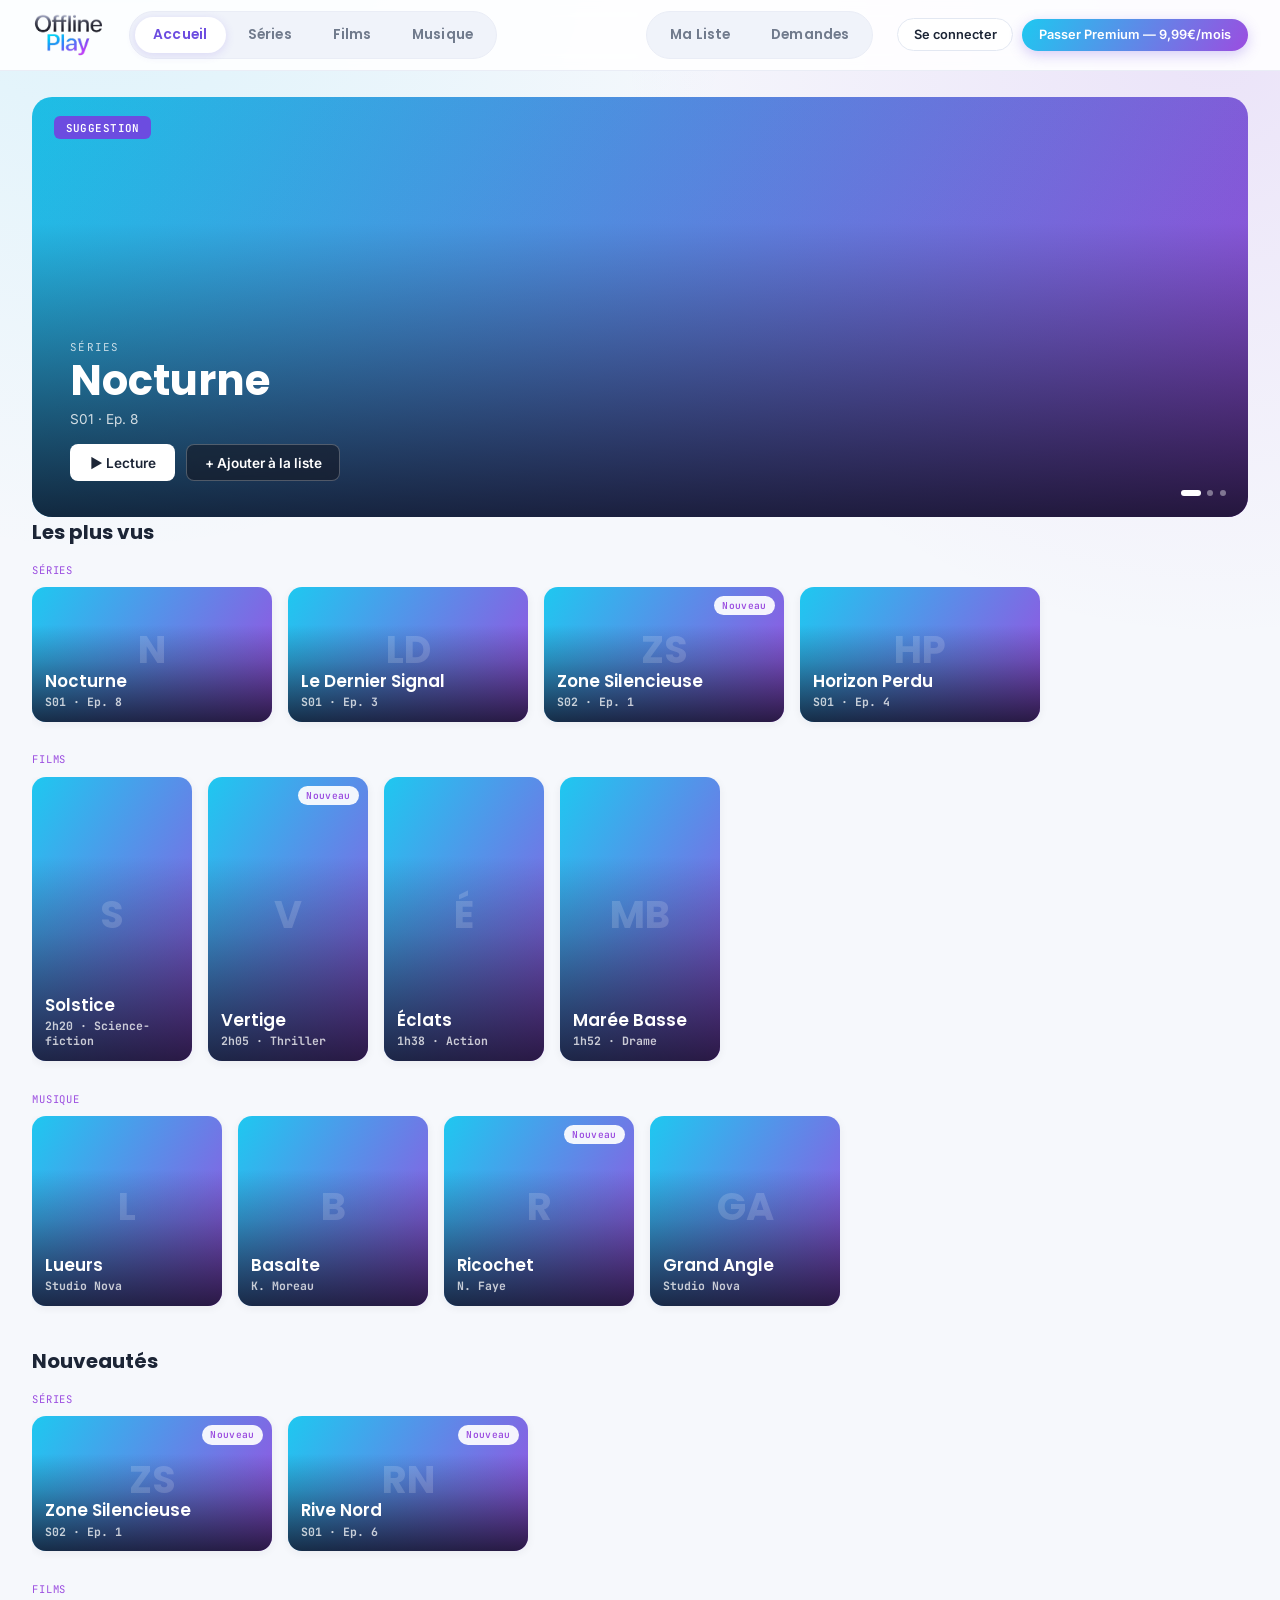
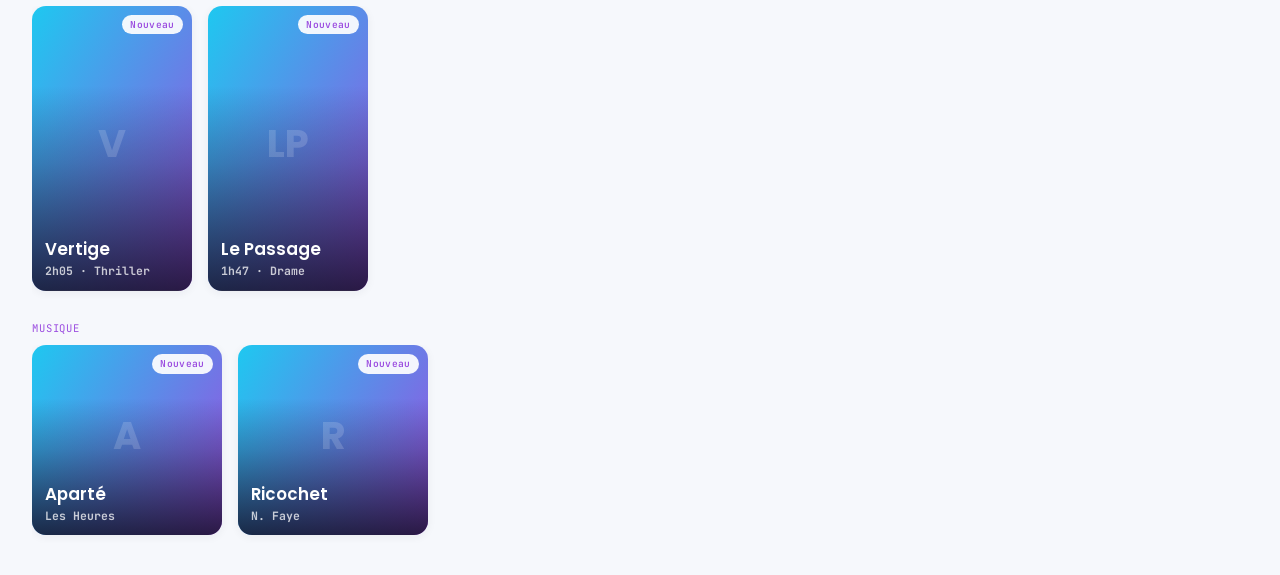
<file: index.html>
<!DOCTYPE html>
<html lang="fr">
<head>
<meta charset="UTF-8">
<meta name="viewport" content="width=device-width, initial-scale=1.0, viewport-fit=cover">
<title>OfflinePlay</title>
<meta name="theme-color" content="#F6F8FC">
<link rel="manifest" href="manifest.json">
<link rel="preconnect" href="https://fonts.googleapis.com">
<link href="https://fonts.googleapis.com/css2?family=Poppins:wght@500;600;700&family=Inter:wght@400;500;600&family=JetBrains+Mono:wght@400;500&display=swap" rel="stylesheet">
<style>
:root{
  --bg:#F6F8FC;
  --surface:#FFFFFF;
  --surface-2:#F0F3FA;
  --line:#E3E8F2;
  --line-soft:#EAEDF6;
  --text:#1C2536;
  --muted:#707A8C;
  --cyan:#1EC8F0;
  --purple:#9B4DE0;
  --accent:#6C4CE0;
  --accent-soft:#EFEBFC;
  --premium:#F0A93B;
  --premium-soft:#FEF3E0;
  --success:#2AA876;
  --error-soft:#FEECEC;
  --error-border:#F5B8B8;
  --error-text:#C43D3D;
  --hero-bg:linear-gradient(120deg, #EAF7FD 0%, #F3EEFC 100%);
  --radius:14px;
  --gradient:linear-gradient(120deg, var(--cyan), var(--purple));
  --font-display:'Poppins',sans-serif;
  --font-body:'Inter',sans-serif;
  --font-mono:'JetBrains Mono',monospace;
}

[data-theme="dark"]{
  --bg:#10141F;
  --surface:#171C2A;
  --surface-2:#1E2436;
  --line:#2A3145;
  --line-soft:#232939;
  --text:#EDF0F6;
  --muted:#8892A6;
  --accent-soft:#241E3D;
  --premium-soft:#332415;
  --error-soft:#3A1F1F;
  --error-border:#5C2C2C;
  --error-text:#F08080;
  --hero-bg:linear-gradient(120deg, #16233A 0%, #221A38 100%);
}

*{box-sizing:border-box; margin:0; padding:0;}
html,body{min-height:100%;}
body{
  background:var(--bg);
  color:var(--text);
  font-family:var(--font-body);
  min-height:100vh;
  -webkit-font-smoothing:antialiased;
  transition:background-color .25s ease, color .25s ease;
}
.bg-decor{
  position:fixed; inset:0; z-index:-1; pointer-events:none;
  background:
    radial-gradient(circle at 8% -10%, rgba(30,200,240,.12) 0%, transparent 42%),
    radial-gradient(circle at 95% 5%, rgba(155,77,224,.12) 0%, transparent 40%),
    var(--bg);
}
.hidden{display:none !important;}

/* Écran de démarrage */
.splash-screen{
  position:fixed; inset:0; z-index:9999; background:var(--bg);
  display:flex; align-items:center; justify-content:center;
  transition:opacity .6s ease, visibility .6s ease;
}
.splash-screen.hide{opacity:0; visibility:hidden; pointer-events:none;}
.splash-logo{
  width:200px; max-width:60vw; opacity:0;
  animation:splashIn 1.1s cubic-bezier(.2,.8,.2,1) forwards;
  filter:drop-shadow(0 10px 30px rgba(108,76,224,.25));
}
@keyframes splashIn{
  0%{opacity:0; transform:scale(.82) translateY(6px);}
  55%{opacity:1; transform:scale(1.05) translateY(0);}
  100%{opacity:1; transform:scale(1) translateY(0);}
}

/* Offline banner */
.offline-banner{
  position:fixed; top:0; left:0; right:0; z-index:200;
  background:var(--surface-2); border-bottom:1px solid var(--line);
  color:var(--muted); font-family:var(--font-mono); font-size:.72rem;
  text-align:center; padding:.5rem; letter-spacing:.03em;
}
.offline-banner .dot{
  display:inline-block; width:6px; height:6px; border-radius:50%;
  background:var(--accent); margin-right:.5rem;
}

/* Topbar */
.topbar{
  display:flex; align-items:center; justify-content:space-between;
  padding:.7rem 2rem; border-bottom:1px solid var(--line-soft);
  position:sticky; top:0; z-index:100;
  background:rgba(255,255,255,.88); backdrop-filter:blur(10px);
}
.brand{display:flex; align-items:center;}
.brand-logo{height:46px; width:auto; display:block;}

.nav-wrap{display:flex; align-items:center; gap:1rem; flex:1; margin:0 1.5rem;}
.tabs-secondary{margin-left:auto;}

.tabs{display:flex; gap:.25rem; background:var(--surface-2); padding:.3rem; border-radius:999px; border:1px solid var(--line-soft);}
.tab{
  background:transparent; border:none; color:var(--muted);
  font-family:var(--font-display); font-weight:600; font-size:.86rem; letter-spacing:.01em;
  padding:.5rem 1.15rem; border-radius:999px; cursor:pointer;
  transition:.2s;
}
.tab:hover{color:var(--text);}
.tab.active{background:var(--surface); color:var(--accent); box-shadow:0 2px 10px rgba(108,76,224,.16);}

.account{display:flex; align-items:center; gap:.6rem;}
.account-pill{
  font-family:var(--font-body); font-weight:600; font-size:.8rem;
  background:var(--surface); border:1px solid var(--line); color:var(--text);
  padding:.5rem .95rem; border-radius:999px; cursor:pointer; transition:.2s;
}
.account-pill:hover{border-color:var(--accent);}
.account-pill.active{color:var(--accent); border-color:var(--accent); background:var(--accent-soft);}

.sub-pill{
  font-family:var(--font-body); font-weight:600; font-size:.8rem;
  background:var(--gradient); border:none; color:#fff;
  padding:.55rem 1.05rem; border-radius:999px; cursor:pointer; transition:.2s;
  box-shadow:0 4px 14px rgba(108,76,224,.28);
}
.sub-pill:hover{filter:brightness(1.06); box-shadow:0 6px 18px rgba(108,76,224,.36);}
.sub-pill.active{background:var(--success); box-shadow:none;}

/* Search bar */
.search-wrap{padding:1.1rem 2rem 0;}
.search-wrap input{
  width:100%; max-width:420px; background:var(--surface); border:1px solid var(--line);
  border-radius:10px; padding:.68rem 1rem; color:var(--text); font-family:var(--font-body);
  font-size:.87rem; outline:none; transition:.2s;
}
.search-wrap input:focus{border-color:var(--accent);}
.search-wrap input::placeholder{color:var(--muted);}

/* Hero — bandeau plein format façon référence */
.hero{
  margin:1.6rem 2rem 0; border-radius:20px;
  position:relative; overflow:hidden;
  height:420px;
}

/* Carrousel plein format */
.suggestion-carousel{position:absolute; inset:0;}
.suggestion-track{display:flex; height:100%; transition:transform .6s cubic-bezier(.65,0,.35,1);}
.suggestion-item{
  flex:0 0 100%; max-width:100%; height:100%; position:relative; overflow:hidden;
  background:var(--gradient); cursor:pointer;
  background-size:cover; background-position:center; background-repeat:no-repeat;
  display:flex; flex-direction:column; justify-content:flex-end;
  padding:2.2rem 2.4rem;
}
.suggestion-item::before{
  content:''; position:absolute; inset:0;
  background:linear-gradient(to top, rgba(10,10,25,.82) 0%, rgba(10,10,25,.35) 42%, rgba(10,10,25,.05) 70%);
}
.suggestion-item .sg-badge{
  position:absolute; top:1.2rem; left:1.4rem; z-index:2;
  font-family:var(--font-mono); font-size:.68rem; font-weight:600; letter-spacing:.04em; text-transform:uppercase;
  background:var(--accent); color:#fff; padding:.3rem .7rem; border-radius:6px;
}
.suggestion-item .sg-cat{position:relative; z-index:1; font-family:var(--font-mono); font-size:.68rem; color:rgba(255,255,255,.75); text-transform:uppercase; letter-spacing:.1em;}
.suggestion-item .sg-title{position:relative; z-index:1; font-family:var(--font-display); font-weight:700; font-size:2.6rem; line-height:1.1; color:#fff; margin-top:.3rem;}
.suggestion-item .sg-sub{position:relative; z-index:1; font-size:.85rem; color:rgba(255,255,255,.8); margin-top:.4rem;}
.suggestion-item .sg-actions{position:relative; z-index:1; display:flex; gap:.7rem; margin-top:1.1rem;}
.sg-add-btn{
  display:flex; align-items:center; gap:.5rem; background:rgba(20,20,30,.55); border:1px solid rgba(255,255,255,.25);
  color:#fff; font-family:var(--font-body); font-weight:600; font-size:.85rem; padding:.6rem 1.1rem; border-radius:8px;
  cursor:pointer; backdrop-filter:blur(6px); transition:.2s;
}
.sg-add-btn:hover{background:rgba(20,20,30,.75);}
.sg-add-btn.active{background:var(--gradient); border-color:transparent;}
.sg-play-btn{
  display:flex; align-items:center; gap:.5rem; background:var(--surface); border:none;
  color:var(--text); font-family:var(--font-body); font-weight:600; font-size:.85rem; padding:.6rem 1.2rem; border-radius:8px; cursor:pointer;
}

.suggestion-dots{display:flex; gap:.4rem; position:absolute; z-index:2; right:1.4rem; bottom:1.3rem;}
.suggestion-dots .dot{
  width:6px; height:6px; border-radius:50%; background:rgba(255,255,255,.4); border:none; cursor:pointer; transition:.2s;
}
.suggestion-dots .dot.active{background:#fff; width:20px; border-radius:4px;}

@media (max-width:720px){
  .hero{height:340px; margin:1.2rem;}
  .suggestion-item{padding:1.4rem 1.3rem;}
  .suggestion-item .sg-title{font-size:1.8rem;}
}

/* Rails */
.rail-block{padding:2rem;}
.rail-head{display:flex; justify-content:space-between; align-items:baseline; margin-bottom:1.1rem;}
.rail-head h2{font-family:var(--font-display); font-size:1.25rem; font-weight:700; color:var(--text);}
.rail-sub{font-family:var(--font-mono); font-size:.7rem; color:var(--muted);}

.accueil-section{padding:0 2rem; margin-bottom:2rem;}
.accueil-section .rail-head{margin-bottom:1rem;}
.sub-rail{margin-bottom:1.4rem;}
.sub-rail-label{font-family:var(--font-mono); font-size:.66rem; color:var(--purple); text-transform:uppercase; letter-spacing:.08em; margin-bottom:.65rem; display:block;}
.hrail{display:flex; gap:1rem; overflow-x:auto; padding-bottom:.5rem; scrollbar-width:thin;}
.hrail .card{flex:0 0 auto; width:190px;}
.hrail .card[data-cat="series"]{width:240px;}
.hrail .card[data-cat="films"]{width:160px;}
.hrail .card[data-cat="musique"]{width:190px;}

/* Grille catalogue */
.grid{display:grid; gap:1.2rem; grid-template-columns:repeat(auto-fill, minmax(210px,1fr));}
.grid.aspect-916{grid-template-columns:repeat(auto-fill, minmax(160px,1fr));}
.grid.aspect-11{grid-template-columns:repeat(auto-fill, minmax(180px,1fr));}

/* Cartes — dégradé joyeux + texte incrusté */
.card{
  border-radius:14px; overflow:hidden; cursor:pointer; position:relative;
  transition:transform .25s ease, box-shadow .25s ease;
  box-shadow:0 2px 10px rgba(28,37,54,.06);
}
.card:hover{transform:translateY(-5px); box-shadow:0 16px 32px rgba(108,76,224,.22);}
.card-art{
  width:100%; position:relative; overflow:hidden;
  display:flex; align-items:flex-end; padding:.8rem;
  background:var(--gradient);
  background-size:cover; background-position:center; background-repeat:no-repeat;
  font-family:var(--font-display); font-weight:700; font-size:2.4rem; color:rgba(255,255,255,.16);
}
.card[data-cat="series"] .card-art{aspect-ratio:16/9;}
.card[data-cat="films"] .card-art{aspect-ratio:9/16;}
.card[data-cat="musique"] .card-art{aspect-ratio:1/1;}
.card-art::before{
  content:''; position:absolute; inset:0;
  background:linear-gradient(to top, rgba(10,10,25,.78) 0%, rgba(10,10,25,.25) 45%, transparent 72%);
}
.card-art .card-glyph{position:absolute; top:50%; left:50%; transform:translate(-50%,-58%); z-index:0;}
.card-text{position:relative; z-index:1;}
.card-title{font-family:var(--font-display); font-size:1.05rem; font-weight:600; line-height:1.15; color:#fff;}
.card-sub{font-size:.72rem; color:rgba(255,255,255,.75); margin-top:.2rem; font-family:var(--font-mono);}

.card-badge{
  position:absolute; top:.55rem; right:.55rem; z-index:2; font-family:var(--font-mono);
  font-size:.6rem; background:rgba(255,255,255,.92); border:none;
  color:var(--premium); padding:.2rem .55rem; border-radius:999px; letter-spacing:.03em; font-weight:600;
}
.card-badge.new{color:var(--purple);}
.card-badge.offline{left:.55rem; right:auto; color:var(--success);}
.card-remove{
  position:absolute; top:.55rem; right:.55rem; z-index:3; width:26px; height:26px; border-radius:50%;
  background:rgba(10,10,25,.6); border:1px solid rgba(255,255,255,.3); color:#fff; cursor:pointer; font-size:.8rem;
  display:flex; align-items:center; justify-content:center; transition:.2s;
}
.card-remove:hover{background:rgba(220,50,50,.85); border-color:transparent;}

/* Boutons génériques (modales) */
.ctrl-btn{
  background:var(--surface-2); border:1px solid var(--line); color:var(--text);
  padding:.6rem 1rem; border-radius:8px; cursor:pointer; font-size:.85rem; font-family:var(--font-body); font-weight:500;
}
.ctrl-btn.primary{background:var(--gradient); color:#fff; border:none; font-weight:600;}
.ctrl-btn.primary:hover{filter:brightness(1.05);}

/* Page de détail (fiche film / série / musique) */
.player{position:fixed; inset:0; z-index:300; background:var(--bg); overflow:hidden;}
.detail-scroll{height:100%; overflow-y:auto; position:relative;}
.detail-close{
  position:fixed; top:1.1rem; right:1.4rem; z-index:20;
  background:var(--surface); border:1px solid var(--line); color:var(--text);
  width:38px; height:38px; border-radius:50%; cursor:pointer; font-size:1rem;
  box-shadow:0 4px 14px rgba(28,37,54,.12);
}

.detail-hero{display:flex; gap:2rem; padding:2.2rem 2.4rem 1.6rem; align-items:flex-start;}
.detail-poster{
  flex:0 0 auto; border-radius:16px; overflow:hidden; position:relative;
  background:var(--gradient);
  background-size:cover; background-position:center; background-repeat:no-repeat;
  display:flex; align-items:center; justify-content:center;
  font-family:var(--font-display); font-weight:700; font-size:3rem; color:rgba(255,255,255,.22);
  box-shadow:0 20px 44px rgba(108,76,224,.28);
}
.detail-poster.ratio-series{width:420px; aspect-ratio:16/9;}
.detail-poster.ratio-films{width:270px; aspect-ratio:9/16;}
.detail-poster.ratio-musique{width:280px; aspect-ratio:1/1;}

.detail-info{flex:1; min-width:280px; padding-top:.3rem;}
.detail-title{font-family:var(--font-display); font-size:2.2rem; font-weight:700; letter-spacing:.01em; line-height:1.15; color:var(--text);}
.detail-badges{display:flex; flex-wrap:wrap; gap:.5rem; margin:.9rem 0 .6rem;}
.badge-pill{
  font-family:var(--font-mono); font-size:.68rem; letter-spacing:.03em; padding:.3rem .65rem; border-radius:999px;
  border:1px solid var(--line); color:var(--muted); background:var(--surface);
}
.badge-pill.rating{background:var(--accent-soft); border-color:transparent; color:var(--accent);}
.badge-pill.license{background:var(--premium-soft); border-color:transparent; color:var(--premium);}
.detail-meta-row{display:flex; flex-wrap:wrap; gap:.5rem; align-items:center; margin-bottom:.9rem; color:var(--muted); font-size:.85rem;}
.detail-meta-row .tag-outline{border:1px solid var(--line); border-radius:999px; padding:.15rem .55rem; font-size:.75rem;}
.detail-desc{color:var(--text); opacity:.75; font-size:.94rem; line-height:1.6; max-width:640px; margin-bottom:1.3rem;}

.detail-actions{display:flex; flex-wrap:wrap; gap:.7rem; align-items:center;}
.btn-play{
  display:flex; align-items:center; gap:.5rem; background:var(--gradient); color:#fff; border:none;
  font-family:var(--font-body); font-weight:600; font-size:.9rem; padding:.7rem 1.4rem; border-radius:999px; cursor:pointer;
  transition:.2s; box-shadow:0 6px 16px rgba(108,76,224,.3);
}
.btn-play:hover{filter:brightness(1.05);}
.btn-secondary{
  display:flex; align-items:center; gap:.5rem; background:var(--surface); border:1px solid var(--line);
  color:var(--text); font-family:var(--font-body); font-weight:500; font-size:.85rem; padding:.68rem 1.1rem; border-radius:999px; cursor:pointer; transition:.2s;
}
.btn-secondary:hover{border-color:var(--accent);}
.btn-secondary.active{color:var(--accent); border-color:var(--accent); background:var(--accent-soft);}
.reaction-btn{
  display:flex; align-items:center; gap:.4rem; background:var(--surface); border:1px solid var(--line);
  color:var(--muted); font-family:var(--font-mono); font-size:.82rem; padding:.6rem .9rem; border-radius:999px; cursor:pointer;
}
.reaction-btn.liked{color:var(--purple); border-color:var(--purple); background:var(--accent-soft);}
.premium-hint{margin-top:.9rem; font-size:.8rem; color:var(--premium); font-family:var(--font-mono); max-width:520px;}

.inline-player{display:none; align-items:center; gap:.8rem; margin-top:1rem; max-width:520px;}
.inline-player.active{display:flex;}

/* Page paramètres du compte */
.account-view-body{max-width:760px; margin:0 auto; padding:5rem 1.5rem 2rem;}
.settings-shell{display:flex; gap:2rem; align-items:flex-start;}
.settings-tabs{
  display:flex; flex-direction:column; gap:.2rem; flex:0 0 200px;
  background:var(--surface); padding:.6rem; border-radius:16px; border:1px solid var(--line-soft);
}
.stab{
  background:transparent; border:none; color:var(--muted); font-family:var(--font-body); font-weight:600;
  font-size:.85rem; padding:.65rem .9rem; border-radius:10px; cursor:pointer; transition:.2s; text-align:left; width:100%;
}
.stab:hover{color:var(--text); background:var(--surface-2);}
.stab.active{background:var(--accent-soft); color:var(--accent);}
.settings-body{flex:1; min-width:0;}

.account-card{background:var(--surface); border:1px solid var(--line); border-radius:20px; padding:2.2rem 1.8rem; text-align:center; box-shadow:0 10px 30px rgba(28,37,54,.08);}
.settings-h3{font-family:var(--font-display); font-size:1.05rem; font-weight:700; color:var(--text); margin-bottom:1rem;}
.account-avatar{
  width:72px; height:72px; border-radius:50%; margin:0 auto 1rem; background:var(--gradient);
  color:#fff; font-family:var(--font-display); font-weight:700; font-size:1.7rem;
  display:flex; align-items:center; justify-content:center;
}
.account-card h2{font-family:var(--font-display); font-size:1.4rem; font-weight:700; color:var(--text);}
.account-email{color:var(--muted); font-size:.85rem; margin-top:.3rem; font-family:var(--font-mono);}
.account-status{
  margin:0 0 1.2rem; font-size:.82rem; padding:.6rem .9rem; border-radius:10px;
  background:var(--surface-2); color:var(--muted); font-family:var(--font-mono);
}
.account-status.premium{background:var(--premium-soft); color:var(--premium); font-weight:600;}
.account-actions{display:flex; flex-direction:column; gap:.7rem;}
.account-actions .btn-play, .account-actions .btn-secondary{justify-content:center; width:100%;}
.settings-msg{font-size:.78rem; margin-top:.6rem; min-height:1em; font-family:var(--font-mono);}
.settings-msg.success{color:var(--success);}
.settings-msg.error{color:var(--error-text);}

.theme-choice{display:flex; gap:.8rem;}
.theme-option{
  flex:1; display:flex; flex-direction:column; align-items:center; gap:.6rem;
  background:var(--surface-2); border:1px solid var(--line); border-radius:12px; padding:1rem;
  color:var(--text); font-family:var(--font-body); font-weight:500; font-size:.85rem; cursor:pointer; transition:.2s;
}
.theme-option:hover{border-color:var(--accent);}
.theme-option.active{border-color:var(--accent); background:var(--accent-soft); color:var(--accent);}
.theme-swatch{width:100%; height:44px; border-radius:8px; display:block;}
.theme-swatch.light{background:linear-gradient(120deg, #F6F8FC, #EAF7FD);}
.theme-swatch.dark{background:linear-gradient(120deg, #10141F, #1E2436);}

.dl-row{display:flex; align-items:center; justify-content:space-between; padding:.7rem 0; border-bottom:1px solid var(--line-soft);}
.dl-row:last-of-type{border-bottom:none;}

.notif-row{display:flex; align-items:center; justify-content:space-between; padding:.8rem 0; border-bottom:1px solid var(--line-soft); cursor:pointer;}
.notif-row:last-child{border-bottom:none;}
.notif-toggle{width:18px; height:18px; accent-color:var(--accent); cursor:pointer;}

/* Demandes de nouveaux contenus */
.request-form-card{background:var(--surface); border:1px solid var(--line); border-radius:16px; padding:1.6rem; max-width:480px; box-shadow:0 4px 16px rgba(28,37,54,.06);}
.request-intro{color:var(--muted); font-size:.85rem; margin-bottom:1.1rem; line-height:1.5;}
.request-form-card select{
  width:100%; background:var(--surface-2); border:1px solid var(--line); border-radius:8px;
  padding:.6rem .7rem; color:var(--text); font-family:var(--font-body); font-size:.85rem; outline:none;
}
.request-list{display:flex; flex-direction:column; gap:.7rem; max-width:640px;}
.request-row{
  display:flex; align-items:center; justify-content:space-between; gap:1rem;
  background:var(--surface); border:1px solid var(--line-soft); border-radius:12px; padding:.9rem 1.1rem;
}
.request-status{
  font-family:var(--font-mono); font-size:.7rem; color:var(--premium); background:var(--premium-soft);
  padding:.3rem .7rem; border-radius:999px; white-space:nowrap; flex-shrink:0;
}

/* Onglets fiche */
.detail-tabs{display:flex; gap:1.8rem; padding:0 2.4rem; border-bottom:1px solid var(--line-soft); margin-top:.6rem;}
.dtab{
  background:none; border:none; color:var(--muted); font-family:var(--font-body); font-weight:500; font-size:.9rem;
  padding:.9rem 0; cursor:pointer; position:relative; transition:.2s;
}
.dtab:hover{color:var(--text);}
.dtab.active{color:var(--accent);}
.dtab.active::after{content:''; position:absolute; left:0; right:0; bottom:-1px; height:3px; border-radius:3px 3px 0 0; background:var(--gradient);}

.detail-tab-body{padding:1.6rem 2.4rem;}
.tab-placeholder{color:var(--muted); font-size:.85rem; font-family:var(--font-mono);}

.season-select{
  background:var(--surface); border:1px solid var(--line); color:var(--text);
  font-family:var(--font-body); font-size:.85rem; padding:.55rem .8rem; border-radius:8px; margin-bottom:1.1rem;
}
.episode-row{
  display:flex; gap:1rem; align-items:center; padding:.8rem; border-radius:10px; cursor:pointer; transition:.2s;
}
.episode-row:hover{background:var(--surface-2);}
.episode-thumb{
  width:110px; aspect-ratio:16/9; border-radius:8px; flex-shrink:0;
  background:var(--gradient); opacity:.75;
}
.episode-title{font-family:var(--font-body); font-weight:600; font-size:.9rem; color:var(--text);}
.episode-meta{font-family:var(--font-mono); font-size:.72rem; color:var(--muted); margin-top:.25rem; display:flex; gap:.6rem;}

/* Section musique — pochette centrée */
.music-detail{text-align:center; padding:1.5rem 2.4rem 0;}
.music-detail .detail-poster{margin:0 auto;}
.music-detail .detail-title{margin-top:1.1rem;}
.music-detail .music-artist{font-family:var(--font-mono); font-size:.85rem; color:var(--purple); margin-top:.4rem; letter-spacing:.03em;}
.music-detail .detail-actions{justify-content:center; margin-top:1.2rem;}
.music-detail .inline-player{margin:1rem auto 0;}

/* Sections "similaires" / "plus de cet artiste" */
.related-section{padding:0 2.4rem 2.4rem;}
.related-section .rail-head{margin-bottom:1rem;}
.related-grid{display:grid; gap:1.1rem; grid-template-columns:repeat(auto-fill, minmax(190px,1fr));}
.related-grid.ratio-films{grid-template-columns:repeat(auto-fill, minmax(150px,1fr));}
.related-grid.ratio-musique{grid-template-columns:repeat(auto-fill, minmax(170px,1fr));}

/* Modales */
.modal{position:fixed; inset:0; z-index:400; background:rgba(28,37,54,.4); backdrop-filter:blur(3px); display:flex; align-items:center; justify-content:center; padding:1.5rem;}
.modal-card{width:100%; max-width:380px; background:var(--surface); border:1px solid var(--line); border-radius:var(--radius); padding:1.6rem; box-shadow:0 24px 60px rgba(28,37,54,.18);}
.modal-card h3{font-family:var(--font-display); font-size:1.35rem; font-weight:700; color:var(--text);}
.modal-price{font-family:var(--font-mono); font-size:1.5rem; color:var(--premium); margin:.7rem 0 1rem;}
.modal-price span{font-size:.65rem; color:var(--muted); font-family:var(--font-body);}
.modal-list{list-style:none; display:flex; flex-direction:column; gap:.5rem; margin-bottom:1.3rem;}
.modal-list li{font-size:.85rem; color:var(--text); padding-left:1.1rem; position:relative;}
.modal-list li::before{content:'✓'; position:absolute; left:0; color:var(--accent); font-weight:700;}
.modal-actions{display:flex; gap:.6rem;}
.modal-actions .ctrl-btn{width:auto; padding:.6rem 1rem; flex:1; font-size:.85rem;}

.auth-tabs{display:flex; gap:.3rem; background:var(--surface-2); padding:.25rem; border-radius:10px; margin-bottom:1.1rem;}
.auth-tab{flex:1; background:transparent; border:none; color:var(--muted); font-size:.82rem; font-weight:600; padding:.5rem; border-radius:7px; cursor:pointer;}
.auth-tab.active{background:var(--surface); color:var(--accent); box-shadow:0 2px 8px rgba(28,37,54,.08);}
.field{margin-bottom:.85rem;}
.field label{display:block; font-size:.7rem; color:var(--muted); font-family:var(--font-mono); margin-bottom:.35rem;}
.field input{
  width:100%; background:var(--surface-2); border:1px solid var(--line); border-radius:8px;
  padding:.6rem .7rem; color:var(--text); font-family:var(--font-body); font-size:.85rem; outline:none;
}
.field input:focus{border-color:var(--accent);}
.auth-error{background:var(--error-soft); border:1px solid var(--error-border); color:var(--error-text); font-size:.78rem; padding:.5rem .7rem; border-radius:8px; margin-bottom:.9rem;}

@media (max-width:820px){
  .detail-hero{flex-direction:column; padding:1.6rem 1.2rem;}
  .detail-poster.ratio-series, .detail-poster.ratio-films, .detail-poster.ratio-musique{width:100%; max-width:320px;}
  .detail-tabs{padding:0 1.2rem; overflow-x:auto; gap:1.2rem;}
  .detail-tab-body{padding:1.4rem 1.2rem;}
  .related-section{padding:0 1.2rem 1.8rem;}
  .detail-title{font-size:1.7rem;}
  .settings-shell{flex-direction:column;}
  .settings-tabs{flex-direction:row; overflow-x:auto; flex:0 0 auto; width:100%;}
  .stab{white-space:nowrap;}
}

@media (max-width:720px){
  .search-wrap{padding:1rem 1.2rem 0;}
  .topbar{flex-direction:column; gap:.7rem; padding:1rem;}
  .nav-wrap{flex-direction:column; margin:0; width:100%; gap:.5rem;}
  .tabs-secondary{margin-left:0;}
  .rail-block{padding:1.2rem;}
  .hero{margin:1.2rem; padding:1.5rem 1.2rem;}
  .hero h1{font-size:1.6rem;}
  .accueil-section{padding:0 1.2rem;}
  .suggestion-item{flex-direction:column; align-items:flex-start;}
}

</style>
</head>
<body>
<div id="splashScreen" class="splash-screen">
  <img id="splashLogo" class="splash-logo" alt="OfflinePlay">
</div>
<div class="bg-decor"></div>

<div id="offline-banner" class="offline-banner hidden">
  <span class="dot"></span> Mode hors ligne — contenus téléchargés disponibles
</div>

<header class="topbar">
  <div class="brand">
    <img src="[data-uri]" alt="OfflinePlay" class="brand-logo">
  </div>

  <div class="nav-wrap">
    <nav class="tabs" role="tablist">
      <button class="tab active" data-cat="accueil" role="tab">Accueil</button>
      <button class="tab" data-cat="series" role="tab">Séries</button>
      <button class="tab" data-cat="films" role="tab">Films</button>
      <button class="tab" data-cat="musique" role="tab">Musique</button>
    </nav>
    <nav class="tabs tabs-secondary" role="tablist">
      <button class="tab" data-cat="liste" role="tab">Ma Liste</button>
      <button class="tab" data-cat="demandes" role="tab">Demandes</button>
    </nav>
  </div>

  <div class="account">
    <button id="accountBtn" class="account-pill">
      <span id="accountLabel">Se connecter</span>
    </button>
    <button id="subBtn" class="sub-pill">
      <span id="subLabel">Passer Premium — 9,99€/mois</span>
    </button>
  </div>
</header>

<div id="searchWrap" class="search-wrap hidden">
  <input id="searchInput" type="text" placeholder="Rechercher un titre..." autocomplete="off">
</div>

<main id="app">
  <section class="hero" id="hero"></section>

  <div id="accueilView"></div>

  <div id="demandesView" class="hidden"></div>
  <div id="listeView" class="hidden"></div>

  <section class="rail-block" id="catalogView">
    <div class="rail-head">
      <h2 id="railTitle">Catalogue — Séries</h2>
      <span class="rail-sub" id="railSub">Format lecteur 16:9</span>
    </div>
    <div class="grid" id="catalogGrid"></div>
  </section>
</main>

<div id="player" class="player hidden">
  <div class="detail-scroll">
    <button id="playerClose" class="detail-close">✕</button>
    <div id="detailContent"></div>
  </div>
</div>

<div id="accountView" class="player hidden">
  <div class="detail-scroll">
    <button id="accountViewClose" class="detail-close">✕</button>
    <div id="accountViewBody" class="account-view-body"></div>
  </div>
</div>

<div id="authModal" class="modal hidden">
  <div class="modal-card">
    <div class="auth-tabs">
      <button class="auth-tab active" data-mode="login">Connexion</button>
      <button class="auth-tab" data-mode="register">Créer un compte</button>
    </div>
    <div id="authError" class="auth-error hidden"></div>
    <form id="authForm">
      <div id="registerNameField" class="field hidden">
        <label>Nom</label>
        <input id="authName" type="text" placeholder="Ton nom">
      </div>
      <div class="field">
        <label>Email</label>
        <input id="authEmail" type="email" placeholder="toi@exemple.com" required>
      </div>
      <div class="field">
        <label>Mot de passe</label>
        <input id="authPassword" type="password" placeholder="••••••••" required>
      </div>
      <div class="modal-actions">
        <button type="submit" id="authSubmit" class="ctrl-btn primary">Se connecter</button>
        <button type="button" id="authCancel" class="ctrl-btn">Annuler</button>
      </div>
    </form>
  </div>
</div>

<div id="subModal" class="modal hidden">
  <div class="modal-card">
    <h3>Abonnement OfflinePlay Premium</h3>
    <p class="modal-price">9,99&nbsp;€ <span>/ mois — sans engagement</span></p>
    <ul class="modal-list">
      <li>Téléchargements illimités hors ligne</li>
      <li>Qualité de lecture supérieure</li>
      <li>Accès anticipé aux nouveautés sous licence</li>
      <li>Avantages additionnels à venir</li>
    </ul>
    <div class="modal-actions">
      <button id="confirmSub" class="ctrl-btn primary">Activer Premium</button>
      <button id="cancelSub" class="ctrl-btn">Annuler</button>
    </div>
  </div>
</div>

<script>
// ---------- Catalogue par défaut (données de démonstration) ----------
// Ce fichier est partagé entre le site public (app.js) et l'espace administrateur (admin.js).
// Remplace ces entrées par ton vrai catalogue (titres, pochettes, fichiers média sous licence).
// Le catalogue réellement utilisé est copié dans localStorage ("op_catalog") au premier lancement,
// puis modifiable depuis l'espace administrateur sans jamais toucher à ce fichier.
const DEFAULT_CATALOG = {
  series: {
    label: "Séries", ratio: "16:9", ratioClass: "", cat: "series",
    hero: { tag: "Sélection éditoriale", title: "Continuez votre série", desc: "Vos épisodes en cours, synchronisés entre mobile et PC." },
    items: [
      { id: "s1", title: "Horizon Perdu", sub: "S01 · Ep. 4", premium: false, views: 980, isNew: false,
        desc: "Une équipe scientifique isolée en Antarctique découvre un signal qui remet en question tout ce qu'elle croyait savoir sur son isolement.",
        year: "2022 - 2024", genre: "Science-fiction", age: "12+", lang: "VF", rating: "88%", seasons: 3 },
      { id: "s2", title: "Zone Silencieuse", sub: "S02 · Ep. 1", premium: false, views: 1240, isNew: true,
        desc: "Dans une ville où le bruit a disparu du jour au lendemain, une enquêtrice tente de comprendre ce qui a réellement changé.",
        year: "2023 - 2024", genre: "Thriller", age: "16+", lang: "VOSTFR", rating: "91%", seasons: 2 },
      { id: "s3", title: "Nocturne", sub: "S01 · Ep. 8", premium: false, views: 2100, isNew: false,
        desc: "Trois familles d'un même quartier voient leurs secrets refaire surface pendant une série de nuits sans sommeil.",
        year: "2021 - 2023", genre: "Drame", age: "12+", lang: "VF", rating: "85%", seasons: 1 },
      { id: "s4", title: "Fracture", sub: "S03 · Ep. 2", premium: false, views: 640, isNew: false,
        desc: "Un ancien négociateur de crise revient sur le terrain pour une mission qui le confronte directement à son passé.",
        year: "2020 - 2024", genre: "Action", age: "16+", lang: "VF", rating: "82%", seasons: 3 },
      { id: "s5", title: "Rive Nord", sub: "S01 · Ep. 6", premium: false, views: 410, isNew: true,
        desc: "Sur une île du nord, une communauté de pêcheurs doit composer avec l'arrivée d'un projet industriel controversé.",
        year: "2024", genre: "Drame", age: "10+", lang: "VF", rating: "79%", seasons: 1 },
      { id: "s6", title: "Le Dernier Signal", sub: "S01 · Ep. 3", premium: false, views: 1580, isNew: false,
        desc: "Un technicien radio capte un message qui ne devrait plus jamais être émis, et qui va bouleverser sa routine.",
        year: "2023", genre: "Science-fiction", age: "12+", lang: "VF", rating: "87%", seasons: 1 },
    ]
  },
  films: {
    label: "Films", ratio: "9:16", ratioClass: "aspect-916", cat: "films",
    hero: { tag: "À l'affiche", title: "Nouveautés du mois", desc: "Films sous licence exclusive, disponibles en téléchargement." },
    items: [
      { id: "f1", title: "Marée Basse", sub: "1h52 · Drame", premium: false, views: 870, isNew: false,
        desc: "Le retour d'une femme dans son village natal fait ressurgir une histoire familiale que tout le monde préférait taire.",
        year: "2023", genre: "Drame", age: "12+", lang: "VF", rating: "84%" },
      { id: "f2", title: "Vertige", sub: "2h05 · Thriller", premium: false, views: 1930, isNew: true,
        desc: "Une architecte piégée au sommet d'une tour en construction doit déjouer un piège pensé pour elle depuis le début.",
        year: "2024", genre: "Thriller", age: "16+", lang: "VOSTFR", rating: "90%" },
      { id: "f3", title: "Éclats", sub: "1h38 · Action", premium: false, views: 1120, isNew: false,
        desc: "Un convoyeur de fonds se retrouve embarqué dans une course contre la montre à travers une ville en état d'urgence.",
        year: "2022", genre: "Action", age: "16+", lang: "VF", rating: "81%" },
      { id: "f4", title: "Solstice", sub: "2h20 · Science-fiction", premium: false, views: 2600, isNew: false,
        desc: "À bord d'une station orbitale, un équipage doit choisir entre sauver la mission ou sauver la Terre qu'il observe se refroidir.",
        year: "2023", genre: "Science-fiction", age: "12+", lang: "VF", rating: "93%" },
      { id: "f5", title: "Le Passage", sub: "1h47 · Drame", premium: false, views: 300, isNew: true,
        desc: "Deux frères séparés depuis l'enfance se retrouvent contraints de traverser le pays ensemble pour honorer une dernière volonté.",
        year: "2024", genre: "Drame", age: "10+", lang: "VF", rating: "86%" },
    ]
  },
  musique: {
    label: "Musique", ratio: "1:1", ratioClass: "aspect-11", cat: "musique",
    hero: { tag: "Écoute du jour", title: "Vos artistes suivis", desc: "Albums et titres sous licence, écoutables hors connexion." },
    items: [
      { id: "m1", title: "Lueurs", sub: "Studio Nova", premium: false, views: 3400, isNew: false },
      { id: "m2", title: "Basalte", sub: "K. Moreau", premium: false, views: 2200, isNew: false },
      { id: "m3", title: "Aparté", sub: "Les Heures", premium: false, views: 540, isNew: true },
      { id: "m4", title: "Grand Angle", sub: "Studio Nova", premium: false, views: 980, isNew: false },
      { id: "m5", title: "Ricochet", sub: "N. Faye", premium: false, views: 1670, isNew: true },
      { id: "m6", title: "Verglas", sub: "K. Moreau", premium: false, views: 720, isNew: false },
    ]
  }
};
const CATS = ["series", "films", "musique"];

// ---------- Accès partagé au catalogue (lecture/écriture localStorage) ----------
const NEW_BADGE_DAYS = 5;

function loadCatalog(){
  const saved = localStorage.getItem("op_catalog");
  let catalog;
  if (saved){
    try { catalog = JSON.parse(saved); } catch(e){ /* ignore, retombe sur le défaut */ }
  }
  if (!catalog) catalog = JSON.parse(JSON.stringify(DEFAULT_CATALOG));

  // Tout contenu marqué "nouveauté" sans date connue reçoit la date du jour,
  // pour démarrer son compte à rebours de 5 jours.
  let changed = false;
  CATS.forEach(cat => {
    (catalog[cat]?.items || []).forEach(item => {
      if (item.isNew && !item.newSince){
        item.newSince = new Date().toISOString().slice(0,10);
        changed = true;
      }
    });
  });
  if (changed) saveCatalog(catalog);
  return catalog;
}
function saveCatalog(catalog){
  localStorage.setItem("op_catalog", JSON.stringify(catalog));
}

// Un contenu n'affiche le badge "Nouveau" que dans les 5 jours suivant son marquage.
function isStillNew(item){
  if (!item.isNew || !item.newSince) return false;
  const days = (Date.now() - new Date(item.newSince).getTime()) / (1000 * 60 * 60 * 24);
  return days < NEW_BADGE_DAYS;
}

// ---------- Lecture localStorage tolérante aux erreurs ----------
// Si une valeur stockée est corrompue (JSON invalide), on retombe sur la valeur
// par défaut au lieu de faire planter silencieusement toute la page qui l'utilise.
function getLocal(key, fallback){
  const raw = localStorage.getItem(key);
  if (raw === null || raw === undefined) return fallback;
  try {
    const parsed = JSON.parse(raw);
    return parsed === null || parsed === undefined ? fallback : parsed;
  } catch(e){
    return fallback;
  }
}

</script>
<script>
// ---------- Catalogue ----------
// Les données par défaut et les fonctions loadCatalog()/saveCatalog() viennent de catalog-data.js
// (chargé avant ce fichier), pour rester synchronisées avec l'espace administrateur.
let CATALOG = loadCatalog();

let currentCat = "accueil";
let downloaded = getLocal("op_downloads", []);
let playlist = getLocal("op_playlist", []);
let likes = getLocal("op_likes", []);
let history = getLocal("op_history", []); // [{cat,id}]
let searchQuery = "";
let suggestionTimer = null;
let suggestionIndex = 0;
let currentDetail = null; // { cat, item }
let inlinePlay = { playing: false, progress: 0, timer: null };

// ---------- Utilitaires ----------
function initials(title){ return title.split(" ").map(w => w[0]).join("").slice(0,2).toUpperCase(); }

function cardHTML(cat, item){
  const bgStyle = item.image ? ` style="background-image:url('${item.image}')"` : "";
  return `
    <div class="card" data-cat="${cat}" data-id="${item.id}">
      <div class="card-art"${bgStyle}>
        ${!item.image ? `<span class="card-glyph">${initials(item.title)}</span>` : ""}
        ${isStillNew(item) ? '<span class="card-badge new">Nouveau</span>' : ''}
        ${downloaded.includes(item.id) ? '<span class="card-badge offline">Hors ligne</span>' : ''}
        <div class="card-text">
          <div class="card-title">${item.title}</div>
          <div class="card-sub">${item.sub}</div>
        </div>
      </div>
    </div>`;
}

function attachCardEvents(container){
  container.querySelectorAll(".card").forEach(card => {
    card.addEventListener("click", () => openDetail(card.dataset.cat, card.dataset.id));
  });
}

// ---------- Suggestion du jour (personnalisée, carrousel défilant) ----------
function pickSuggestion(cat){
  const items = CATALOG[cat].items;
  const watchedIds = history.filter(h => h.cat === cat).map(h => h.id);
  const notWatched = items.filter(i => !watchedIds.includes(i.id));
  const pool = notWatched.length ? notWatched : items;
  return pool.slice().sort((a,b) => b.views - a.views)[0];
}

function renderHero(){
  const hero = document.getElementById("hero");
  clearInterval(suggestionTimer);

  if (currentCat === "accueil"){
    const sug = { series: pickSuggestion("series"), films: pickSuggestion("films"), musique: pickSuggestion("musique") };
    suggestionIndex = 0;

    hero.innerHTML = `
      <div class="suggestion-carousel">
        <div class="suggestion-track" id="suggestionTrack">
          ${CATS.map((cat) => `
            <div class="suggestion-item" data-cat="${cat}" data-id="${sug[cat].id}"${sug[cat].image ? ` style="background-image:url('${sug[cat].image}')"` : ""}>
              ${isStillNew(sug[cat]) ? '<span class="sg-badge">Nouveau</span>' : '<span class="sg-badge">Suggestion</span>'}
              <span class="sg-cat">${CATALOG[cat].label}</span>
              <div class="sg-title">${sug[cat].title}</div>
              <div class="sg-sub">${sug[cat].sub}</div>
              <div class="sg-actions">
                <button class="sg-play-btn" data-action="play">▶ Lecture</button>
                <button class="sg-add-btn ${playlist.includes(sug[cat].id) ? "active" : ""}" data-action="add" data-id="${sug[cat].id}">+ Ajouter à la liste</button>
              </div>
            </div>`).join("")}
        </div>
      </div>
      <div class="suggestion-dots" id="suggestionDots">
        ${CATS.map((_, i) => `<button class="dot ${i === 0 ? 'active' : ''}" data-index="${i}"></button>`).join("")}
      </div>`;

    hero.querySelectorAll(".suggestion-item").forEach(el => {
      el.addEventListener("click", (e) => {
        if (e.target.closest('[data-action="add"]')) return;
        openDetail(el.dataset.cat, el.dataset.id);
      });
    });
    hero.querySelectorAll('[data-action="add"]').forEach(btn => {
      btn.addEventListener("click", (e) => {
        e.stopPropagation();
        const id = btn.dataset.id;
        playlist = playlist.includes(id) ? playlist.filter(x => x !== id) : [...playlist, id];
        localStorage.setItem("op_playlist", JSON.stringify(playlist));
        btn.classList.toggle("active");
        btn.textContent = playlist.includes(id) ? "✓ Dans la liste" : "+ Ajouter à la liste";
      });
    });
    hero.querySelectorAll(".dot").forEach(dot => {
      dot.addEventListener("click", () => goToSuggestion(parseInt(dot.dataset.index)));
    });

    suggestionTimer = setInterval(() => {
      goToSuggestion((suggestionIndex + 1) % CATS.length);
    }, 5000);
  } else {
    const d = CATALOG[currentCat].hero;
    hero.innerHTML = `
      <div class="suggestion-item" style="cursor:default;">
        <span class="sg-cat">${d.tag}</span>
        <div class="sg-title">${d.title}</div>
        <div class="sg-sub">${d.desc}</div>
      </div>`;
  }
}

function goToSuggestion(index){
  suggestionIndex = index;
  const track = document.getElementById("suggestionTrack");
  if (track) track.style.transform = `translateX(-${index * 100}%)`;
  document.querySelectorAll("#suggestionDots .dot").forEach((d, i) => d.classList.toggle("active", i === index));
}

// ---------- Vue Accueil (les plus vus + nouveautés, par catégorie) ----------
function renderAccueil(){
  const container = document.getElementById("accueilView");
  const section = (title, getList) => `
    <div class="accueil-section">
      <div class="rail-head"><h2>${title}</h2></div>
      ${CATS.map(cat => {
        const list = getList(cat);
        if (!list.length) return "";
        return `
          <div class="sub-rail">
            <span class="sub-rail-label">${CATALOG[cat].label}</span>
            <div class="hrail">${list.map(i => cardHTML(cat, i)).join("")}</div>
          </div>`;
      }).join("")}
    </div>`;

  container.innerHTML =
    section("Les plus vus", (cat) => CATALOG[cat].items.slice().sort((a,b) => b.views - a.views).slice(0,4)) +
    section("Nouveautés", (cat) => CATALOG[cat].items.filter(i => isStillNew(i)));

  attachCardEvents(container);
}

// ---------- Vue catalogue par catégorie (avec recherche) ----------
function renderCatalog(cat){
  const data = CATALOG[cat];
  document.getElementById("railTitle").textContent = `Catalogue — ${data.label}`;
  document.getElementById("railSub").textContent = `Format lecteur ${data.ratio}`;
  const grid = document.getElementById("catalogGrid");
  grid.className = "grid " + data.ratioClass;
  const filtered = data.items.filter(i => i.title.toLowerCase().includes(searchQuery.toLowerCase()));
  grid.innerHTML = filtered.length
    ? filtered.map(item => cardHTML(cat, item)).join("")
    : `<p style="color:var(--muted); font-size:.85rem;">Aucun résultat pour « ${searchQuery} ».</p>`;
  attachCardEvents(grid);
}

// ---------- Navigation par onglets ----------
function switchTab(cat){
  currentCat = cat;
  searchQuery = "";
  document.getElementById("searchInput").value = "";
  document.querySelectorAll(".tab").forEach(t => t.classList.toggle("active", t.dataset.cat === cat));

  const isAccueil = cat === "accueil";
  const isDemandes = cat === "demandes";
  const isListe = cat === "liste";
  const isSpecial = isDemandes || isListe;

  document.getElementById("hero").classList.toggle("hidden", isSpecial);
  document.getElementById("searchWrap").classList.toggle("hidden", isAccueil || isSpecial);
  document.getElementById("accueilView").classList.toggle("hidden", !isAccueil);
  document.getElementById("catalogView").classList.toggle("hidden", isAccueil || isSpecial);
  document.getElementById("demandesView").classList.toggle("hidden", !isDemandes);
  document.getElementById("listeView").classList.toggle("hidden", !isListe);

  if (isDemandes){ renderDemandes(); return; }
  if (isListe){ renderMaListe(); return; }
  renderHero();
  if (isAccueil) renderAccueil(); else renderCatalog(cat);
}
document.querySelectorAll(".tab").forEach(t => t.addEventListener("click", () => switchTab(t.dataset.cat)));

document.getElementById("searchInput").addEventListener("input", (e) => {
  searchQuery = e.target.value;
  renderCatalog(currentCat);
});

// ---------- Ma Liste (playlist complète) ----------
function renderMaListe(){
  const view = document.getElementById("listeView");
  const groups = CATS.map(cat => ({
    cat,
    items: CATALOG[cat].items.filter(i => playlist.includes(i.id))
  })).filter(g => g.items.length);

  if (!groups.length){
    view.innerHTML = `
      <div class="rail-block">
        <div class="rail-head"><h2>Ma Liste</h2></div>
        <p class="tab-placeholder">Ta liste est vide pour l'instant. Ajoute des films, séries ou musiques depuis leur fiche ou directement depuis la suggestion du jour.</p>
      </div>`;
    return;
  }

  view.innerHTML = `
    <div class="rail-block">
      <div class="rail-head"><h2>Ma Liste (${playlist.length})</h2></div>
      ${groups.map(g => `
        <div class="sub-rail">
          <span class="sub-rail-label">${CATALOG[g.cat].label}</span>
          <div class="grid ${CATALOG[g.cat].ratioClass}">
            ${g.items.map(i => listCardHTML(g.cat, i)).join("")}
          </div>
        </div>`).join("")}
    </div>`;

  attachCardEvents(view);
  view.querySelectorAll(".card-remove").forEach(btn => btn.addEventListener("click", (e) => {
    e.stopPropagation();
    playlist = playlist.filter(x => x !== btn.dataset.id);
    localStorage.setItem("op_playlist", JSON.stringify(playlist));
    renderMaListe();
  }));
}

function listCardHTML(cat, item){
  return cardHTML(cat, item).replace(
    '<div class="card-text">',
    `<button class="card-remove" data-id="${item.id}" title="Retirer de la liste">✕</button><div class="card-text">`
  );
}

// ---------- Demandes de nouveaux contenus (FSM) ----------
function getRequests(){ return getLocal("op_requests", []); }
function saveRequests(list){ localStorage.setItem("op_requests", JSON.stringify(list)); }

function renderDemandes(){
  const view = document.getElementById("demandesView");
  const requests = getRequests().slice().sort((a,b) => b.date.localeCompare(a.date));

  view.innerHTML = `
    <div class="rail-block">
      <div class="rail-head"><h2>Demander un nouveau contenu</h2></div>
      <div class="request-form-card">
        <p class="request-intro">Il te manque un film, une série ou une musique ? Fais-en la demande — l'équipe OfflinePlay l'étudiera pour l'ajouter au catalogue.</p>
        <form id="requestForm">
          <div class="field">
            <label>Titre</label>
            <input type="text" id="reqTitle" placeholder="Nom du film, de la série ou de la musique" required>
          </div>
          <div class="field">
            <label>Catégorie</label>
            <select id="reqCat">
              <option value="films">Film</option>
              <option value="series">Série</option>
              <option value="musique">Musique</option>
            </select>
          </div>
          <div class="field">
            <label>Précisions (optionnel)</label>
            <input type="text" id="reqNote" placeholder="Artiste, année, plateforme d'origine...">
          </div>
          <button type="submit" class="btn-play" style="width:100%; justify-content:center;">Envoyer la demande</button>
        </form>
      </div>

      <div class="rail-head" style="margin-top:2rem;"><h2>Demandes de la communauté (${requests.length})</h2></div>
      <div class="request-list">
        ${requests.length ? requests.map(r => `
          <div class="request-row">
            <div>
              <div class="episode-title">${r.title} <span class="tag-outline">${CATALOG[r.cat].label}</span></div>
              <div class="episode-meta">
                <span>${r.by}</span><span>${r.date}</span>
                ${r.note ? `<span>${r.note}</span>` : ""}
              </div>
            </div>
            <span class="request-status">${r.status}</span>
          </div>`).join("")
          : `<p class="tab-placeholder">Aucune demande pour l'instant — sois le premier à en faire une !</p>`}
      </div>
    </div>`;

  document.getElementById("requestForm").addEventListener("submit", (e) => {
    e.preventDefault();
    const title = document.getElementById("reqTitle").value.trim();
    if (!title) return;
    const requests = getRequests();
    requests.push({
      id: "r" + Date.now(),
      title,
      cat: document.getElementById("reqCat").value,
      note: document.getElementById("reqNote").value.trim(),
      by: user ? user.name : "Invité",
      date: new Date().toISOString().slice(0,10),
      status: "En attente"
    });
    saveRequests(requests);
    renderDemandes();
  });
}

// ---------- Épisodes factices pour les séries ----------
function buildEpisodes(item){
  const count = 8;
  const titles = ["Éclat de verre", "Ligne de fuite", "Point mort", "Sous la surface", "Retour de flamme", "Faux témoin", "Dernier étage", "Sans issue"];
  return Array.from({ length: count }, (_, i) => ({
    n: i + 1,
    title: titles[i % titles.length],
    duration: `${38 + (i % 5) * 2} min`,
    date: `2024-0${(i % 9) + 1}-1${i % 9}`
  }));
}

// ---------- Contenus liés ----------
function relatedItems(cat, current, max = 4){
  return CATALOG[cat].items
    .filter(i => i.id !== current.id)
    .sort((a, b) => (b.genre === current.genre ? 1 : 0) - (a.genre === current.genre ? 1 : 0))
    .slice(0, max);
}
function sameArtist(current, max = 5){
  return CATALOG.musique.items.filter(i => i.sub === current.sub && i.id !== current.id).slice(0, max) ||
    CATALOG.musique.items.filter(i => i.id !== current.id).slice(0, max);
}

// ---------- Page de détail ----------
function openDetail(cat, id){
  const data = CATALOG[cat];
  const item = data.items.find(i => i.id === id);

  history = history.filter(h => !(h.cat === cat && h.id === id));
  history.unshift({ cat, id });
  history = history.slice(0, 30);
  localStorage.setItem("op_history", JSON.stringify(history));

  currentDetail = { cat, item };
  inlinePlay = { playing: false, progress: 0, timer: null };
  if (isPremium){
    const saved = getProgressMap()[item.id];
    if (saved > 0 && saved < 100) inlinePlay.progress = saved;
  }

  document.getElementById("detailContent").innerHTML = cat === "musique" ? musicDetailHTML(item) : videoDetailHTML(cat, item);
  bindDetailEvents(cat, item);
  document.getElementById("player").classList.remove("hidden");
  document.getElementById("detailContent").closest(".detail-scroll").scrollTop = 0;
}

function badgesHTML(item){
  return `
    <div class="detail-badges">
      <span class="badge-pill rating">Note ${item.rating}</span>
      <span class="badge-pill license">Licence vérifiée</span>
    </div>
    <div class="detail-meta-row">
      <span class="tag-outline">${item.age}</span>
      <span class="tag-outline">${item.lang}</span>
      <span>${item.year}</span>
      ${item.seasons ? `<span>${item.seasons} saison${item.seasons > 1 ? "s" : ""}</span>` : ""}
      <span>${item.genre}</span>
    </div>`;
}

function formatTime(pct){
  const secs = Math.floor(pct * 2.4);
  return String(Math.floor(secs/60)).padStart(2,"0") + ":" + String(secs%60).padStart(2,"0");
}

function actionsHTML(item){
  const inPlaylist = playlist.includes(item.id);
  const liked = likes.includes(item.id);
  const resumePct = Math.round(inlinePlay.progress || 0);
  const playLabel = resumePct > 0 ? `▶ Reprendre (${resumePct}%)` : "▶ Lecture";
  return `
    <div class="detail-actions">
      <button class="btn-play" id="btnPlay">${playLabel}</button>
      <button class="btn-secondary ${inPlaylist ? "active" : ""}" id="btnPlaylist">${inPlaylist ? "✓ Dans ma liste" : "+ Ajouter à ma liste"}</button>
      <button class="reaction-btn ${liked ? "liked" : ""}" id="btnLike">👍 <span id="likeCount">${item.views ? Math.round(item.views/40) : 0}</span></button>
      <button class="btn-secondary" id="btnDownload">${!isPremium ? "🔒 Télécharger — Premium" : (downloaded.includes(item.id) ? "✓ Disponible hors ligne" : "⬇ Télécharger")}</button>
    </div>
    <div class="inline-player ${resumePct > 0 ? "active" : ""}" id="inlinePlayer">
      <button class="ctrl-btn" id="inlinePlayPause">▶</button>
      <div class="progress-track"><div class="progress-fill" id="inlineProgress" style="width:${resumePct}%"></div></div>
      <span class="time-label" id="inlineTime">${formatTime(resumePct)}</span>
    </div>
    ${!isPremium ? '<p class="premium-hint">⭐ Passe Premium pour reprendre automatiquement là où tu t\'es arrêté et télécharger hors ligne — tout le reste est déjà gratuit.</p>' : ""}`;
}

function videoDetailHTML(cat, item){
  const ratioClass = cat === "series" ? "ratio-series" : "ratio-films";
  const isSeries = cat === "series";
  const posterStyle = item.image ? ` style="background-image:url('${item.image}')"` : "";
  return `
    <div class="detail-hero">
      <div class="detail-poster ${ratioClass}"${posterStyle}>${item.image ? "" : initials(item.title)}</div>
      <div class="detail-info">
        <h1 class="detail-title">${item.title}</h1>
        ${badgesHTML(item)}
        <p class="detail-desc">${item.desc}</p>
        ${actionsHTML(item)}
      </div>
    </div>

    <div class="detail-tabs">
      ${isSeries ? '<button class="dtab active" data-tab="episodes">Saisons &amp; Épisodes</button>' : ''}
      <button class="dtab ${isSeries ? '' : 'active'}" data-tab="casting">Casting &amp; Production</button>
      <button class="dtab" data-tab="comments">Commentaires et avis</button>
    </div>
    <div class="detail-tab-body" id="detailTabBody"></div>

    <div class="related-section">
      <div class="rail-head"><h2>${isSeries ? "Séries similaires" : "Films similaires"}</h2></div>
      <div class="related-grid ${cat === 'films' ? 'ratio-films' : ''}" id="relatedGrid"></div>
    </div>`;
}

function musicDetailHTML(item){
  const posterStyle = item.image ? ` style="background-image:url('${item.image}')"` : "";
  return `
    <div class="music-detail">
      <div class="detail-poster ratio-musique"${posterStyle}>${item.image ? "" : initials(item.title)}</div>
      <h1 class="detail-title">${item.title}</h1>
      <div class="music-artist">${item.sub}</div>
      ${actionsHTML(item)}
    </div>
    <div class="related-section">
      <div class="rail-head"><h2>Plus de ${item.sub}</h2></div>
      <div class="related-grid ratio-musique" id="relatedGrid"></div>
    </div>`;
}

function renderTabBody(cat, item, tab){
  const body = document.getElementById("detailTabBody");
  if (!body) return;
  if (tab === "episodes"){
    const episodes = buildEpisodes(item);
    body.innerHTML = `
      <select class="season-select">
        ${Array.from({length: item.seasons || 1}, (_, i) => `<option>Saison ${i+1}</option>`).join("")}
      </select>
      ${episodes.map(ep => `
        <div class="episode-row">
          <div class="episode-thumb"></div>
          <div>
            <div class="episode-title">S01:E${ep.n} "${ep.title}"</div>
            <div class="episode-meta"><span>${ep.duration}</span><span>${ep.date}</span></div>
          </div>
        </div>`).join("")}`;
  } else if (tab === "casting"){
    body.innerHTML = `<p class="tab-placeholder">Fiche casting &amp; production à compléter avec les informations contractuelles une fois les accords de licence finalisés.</p>`;
  } else if (tab === "comments"){
    body.innerHTML = `<p class="tab-placeholder">Aucun commentaire pour l'instant. L'espace commentaires sera activé avec les comptes utilisateurs.</p>`;
  }
}

function bindDetailEvents(cat, item){
  document.getElementById("playerClose").onclick = closeDetail;

  if (cat !== "musique"){
    document.querySelectorAll(".dtab").forEach(t => {
      t.addEventListener("click", () => {
        document.querySelectorAll(".dtab").forEach(x => x.classList.remove("active"));
        t.classList.add("active");
        renderTabBody(cat, item, t.dataset.tab);
      });
    });
    const firstTab = document.querySelector(".dtab.active");
    if (firstTab) renderTabBody(cat, item, firstTab.dataset.tab);

    const related = relatedItems(cat, item);
    document.getElementById("relatedGrid").innerHTML = related.map(i => cardHTML(cat, i)).join("");
    attachCardEvents(document.getElementById("relatedGrid"));
  } else {
    const related = sameArtist(item);
    document.getElementById("relatedGrid").innerHTML = related.length
      ? related.map(i => cardHTML("musique", i)).join("")
      : `<p class="tab-placeholder">Aucun autre titre de cet artiste pour le moment.</p>`;
    attachCardEvents(document.getElementById("relatedGrid"));
  }

  document.getElementById("btnPlay").addEventListener("click", toggleInlinePlay);
  document.getElementById("btnPlaylist").addEventListener("click", () => togglePlaylist(item));
  document.getElementById("btnLike").addEventListener("click", () => toggleLike(item));
  document.getElementById("btnDownload").addEventListener("click", () => toggleDownload(item));
}

function closeDetail(){
  clearInterval(inlinePlay.timer);
  document.getElementById("player").classList.add("hidden");
  if (currentCat === "accueil") renderAccueil();
  if (currentCat !== "accueil") renderCatalog(currentCat);
  renderHero();
}

// ---------- Lecture inline (reprise de lecture réservée au Premium) ----------
function getProgressMap(){ return getLocal("op_progress", {}); }
function saveProgress(id, progress){ const m = getProgressMap(); m[id] = progress; localStorage.setItem("op_progress", JSON.stringify(m)); }
function clearProgress(id){ const m = getProgressMap(); delete m[id]; localStorage.setItem("op_progress", JSON.stringify(m)); }

function toggleInlinePlay(){
  const wrap = document.getElementById("inlinePlayer");
  wrap.classList.add("active");
  inlinePlay.playing = !inlinePlay.playing;
  document.getElementById("inlinePlayPause").textContent = inlinePlay.playing ? "❚❚" : "▶";

  if (inlinePlay.playing){
    inlinePlay.timer = setInterval(() => {
      inlinePlay.progress = Math.min(100, inlinePlay.progress + 0.6);
      document.getElementById("inlineProgress").style.width = inlinePlay.progress + "%";
      document.getElementById("inlineTime").textContent = formatTime(inlinePlay.progress);
      document.getElementById("btnPlay").textContent = `▶ Reprendre (${Math.round(inlinePlay.progress)}%)`;
      if (isPremium && currentDetail) saveProgress(currentDetail.item.id, inlinePlay.progress);

      if (inlinePlay.progress >= 100){
        clearInterval(inlinePlay.timer);
        inlinePlay.playing = false;
        document.getElementById("inlinePlayPause").textContent = "▶";
        document.getElementById("btnPlay").textContent = "▶ Revoir";
        if (isPremium && currentDetail) clearProgress(currentDetail.item.id);
      }
    }, 200);
  } else {
    clearInterval(inlinePlay.timer);
    if (isPremium && currentDetail && inlinePlay.progress > 0) saveProgress(currentDetail.item.id, inlinePlay.progress);
  }
}
document.getElementById("player").addEventListener("click", (e) => {
  if (e.target.id === "inlinePlayPause") toggleInlinePlay();
});

function togglePlaylist(item){
  playlist = playlist.includes(item.id) ? playlist.filter(x => x !== item.id) : [...playlist, item.id];
  localStorage.setItem("op_playlist", JSON.stringify(playlist));
  const btn = document.getElementById("btnPlaylist");
  const inPlaylist = playlist.includes(item.id);
  btn.classList.toggle("active", inPlaylist);
  btn.textContent = inPlaylist ? "✓ Dans ma liste" : "+ Ajouter à ma liste";
}

function toggleLike(item){
  const liked = likes.includes(item.id);
  likes = liked ? likes.filter(x => x !== item.id) : [...likes, item.id];
  localStorage.setItem("op_likes", JSON.stringify(likes));
  document.getElementById("btnLike").classList.toggle("liked", !liked);
  const countEl = document.getElementById("likeCount");
  countEl.textContent = parseInt(countEl.textContent) + (liked ? -1 : 1);
}

function toggleDownload(item){
  if (!isPremium){ openSubModal(); return; }
  downloaded = downloaded.includes(item.id) ? downloaded.filter(x => x !== item.id) : [...downloaded, item.id];
  localStorage.setItem("op_downloads", JSON.stringify(downloaded));
  document.getElementById("btnDownload").textContent = downloaded.includes(item.id) ? "✓ Disponible hors ligne" : "⬇ Télécharger";
}

// ---------- Comptes (vraie mémoire locale — à remplacer par un backend réel) ----------
// NOTE SÉCURITÉ : le mot de passe est simplement encodé en base64, PAS chiffré.
// Ceci simule uniquement la mémoire des comptes côté prototype ; une vraie mise en
// production nécessite un backend avec hachage de mot de passe (bcrypt/argon2) et sessions sécurisées.
function getAccounts(){ return getLocal("op_accounts", []); }
function saveAccounts(list){ localStorage.setItem("op_accounts", JSON.stringify(list)); }
function findAccount(email){ return getAccounts().find(a => a.email.toLowerCase() === email.toLowerCase()); }

let sessionEmail = localStorage.getItem("op_session") || null;
function getCurrentUser(){ return sessionEmail ? findAccount(sessionEmail) : null; }
let user = getCurrentUser();
let isPremium = !!(user && user.premium);
let pendingAction = null; // "subscribe" -> ouvre l'abonnement juste après connexion

function refreshUserState(){
  user = getCurrentUser();
  isPremium = !!(user && user.premium);
}

// ---------- Abonnement (activable uniquement avec un compte connecté) ----------
function openSubModal(){
  if (!user){ pendingAction = "subscribe"; setAuthMode("login"); openAuthModal(); return; }
  document.getElementById("subModal").classList.remove("hidden");
}
function closeSubModal(){ document.getElementById("subModal").classList.add("hidden"); }

document.getElementById("subBtn").addEventListener("click", () => {
  if (isPremium){ openAccountView(); return; }
  openSubModal();
});
document.getElementById("cancelSub").addEventListener("click", closeSubModal);
document.getElementById("confirmSub").addEventListener("click", () => {
  const accounts = getAccounts();
  const acc = accounts.find(a => a.email === user.email);
  if (acc){ acc.premium = true; saveAccounts(accounts); }
  refreshUserState();
  updateSubUI();
  updateAccountUI();
  closeSubModal();
  if (currentCat === "accueil") renderAccueil(); else renderCatalog(currentCat);
});

function updateSubUI(){
  const btn = document.getElementById("subBtn");
  const label = document.getElementById("subLabel");
  btn.classList.toggle("active", isPremium);
  label.textContent = isPremium ? "Premium actif" : "Passer Premium — 9,99€/mois";
}

// ---------- Connexion / création de compte ----------
const authModal = document.getElementById("authModal");
function openAuthModal(){ authModal.classList.remove("hidden"); document.getElementById("authError").classList.add("hidden"); }
function closeAuthModal(){ authModal.classList.add("hidden"); pendingAction = null; }

document.getElementById("accountBtn").addEventListener("click", () => {
  if (user){
    openAccountView();
  } else {
    setAuthMode("login");
    openAuthModal();
  }
});

document.querySelectorAll(".auth-tab").forEach(t => t.addEventListener("click", () => setAuthMode(t.dataset.mode)));
function setAuthMode(mode){
  document.querySelectorAll(".auth-tab").forEach(t => t.classList.toggle("active", t.dataset.mode === mode));
  document.getElementById("registerNameField").classList.toggle("hidden", mode !== "register");
  document.getElementById("authSubmit").textContent = mode === "register" ? "Créer mon compte" : "Se connecter";
  document.getElementById("authForm").dataset.mode = mode;
  document.getElementById("authError").classList.add("hidden");
}

document.getElementById("authCancel").addEventListener("click", closeAuthModal);
document.getElementById("authForm").addEventListener("submit", (e) => {
  e.preventDefault();
  const mode = document.getElementById("authForm").dataset.mode || "login";
  const email = document.getElementById("authEmail").value.trim();
  const name = document.getElementById("authName").value.trim();
  const password = document.getElementById("authPassword").value;
  const errorEl = document.getElementById("authError");
  const showError = (msg) => { errorEl.textContent = msg; errorEl.classList.remove("hidden"); };

  if (!email || !password){ showError("Merci de renseigner un email et un mot de passe."); return; }

  if (mode === "register"){
    if (findAccount(email)){ showError("Un compte existe déjà avec cet email — connecte-toi plutôt."); return; }
    const accounts = getAccounts();
    accounts.push({ name: name || email.split("@")[0], email, passwordObf: btoa(password), premium: false });
    saveAccounts(accounts);
    sessionEmail = email;
    localStorage.setItem("op_session", email);
  } else {
    const acc = findAccount(email);
    if (!acc || acc.passwordObf !== btoa(password)){ showError("Email ou mot de passe incorrect."); return; }
    sessionEmail = email;
    localStorage.setItem("op_session", email);
  }

  refreshUserState();
  updateAccountUI();
  updateSubUI();
  closeAuthModal();
  document.getElementById("authForm").reset();

  if (pendingAction === "subscribe"){ pendingAction = null; openSubModal(); }
  if (currentCat === "accueil") renderAccueil(); else if (currentCat !== "accueil") renderCatalog(currentCat);
});

function updateAccountUI(){
  const btn = document.getElementById("accountBtn");
  const label = document.getElementById("accountLabel");
  if (user){
    btn.classList.add("active");
    label.textContent = user.name;
  } else {
    btn.classList.remove("active");
    label.textContent = "Se connecter";
  }
}

// ---------- Page paramètres du compte (onglets) ----------
let settingsTab = "profil";

function openAccountView(){
  settingsTab = "profil";
  document.getElementById("accountViewBody").innerHTML = `
    <div class="settings-shell">
      <div class="settings-tabs">
        <button class="stab active" data-stab="profil">Profil</button>
        <button class="stab" data-stab="securite">Sécurité</button>
        <button class="stab" data-stab="apparence">Apparence</button>
        <button class="stab" data-stab="abonnement">Abonnement</button>
        <button class="stab" data-stab="telechargements">Téléchargements</button>
        <button class="stab" data-stab="notifications">Notifications</button>
      </div>
      <div class="settings-body" id="settingsBody"></div>
    </div>`;
  document.querySelectorAll(".stab").forEach(t => t.addEventListener("click", () => {
    document.querySelectorAll(".stab").forEach(x => x.classList.remove("active"));
    t.classList.add("active");
    settingsTab = t.dataset.stab;
    renderSettingsTab(settingsTab);
  }));
  renderSettingsTab("profil");
  document.getElementById("accountView").classList.remove("hidden");
}
function closeAccountView(){ document.getElementById("accountView").classList.add("hidden"); }
document.getElementById("accountViewClose").addEventListener("click", closeAccountView);

function renderSettingsTab(tab){
  const body = document.getElementById("settingsBody");
  if (tab === "profil") body.innerHTML = profilTabHTML();
  else if (tab === "securite") body.innerHTML = securiteTabHTML();
  else if (tab === "apparence") body.innerHTML = apparenceTabHTML();
  else if (tab === "abonnement") body.innerHTML = abonnementTabHTML();
  else if (tab === "telechargements") body.innerHTML = telechargementsTabHTML();
  else if (tab === "notifications") body.innerHTML = notificationsTabHTML();
  bindSettingsTabEvents(tab);
}

function profilTabHTML(){
  return `
    <div class="account-card">
      <div class="account-avatar">${user.name.slice(0,1).toUpperCase()}</div>
      <div class="field" style="text-align:left; margin-top:1rem;">
        <label>Nom affiché</label>
        <input type="text" id="profileName" value="${user.name}">
      </div>
      <div class="field" style="text-align:left;">
        <label>Email</label>
        <input type="text" value="${user.email}" disabled>
      </div>
      <button class="btn-play" id="saveProfile" style="width:100%; justify-content:center;">Enregistrer</button>
      <p class="settings-msg" id="profileMsg"></p>
      <button class="btn-secondary" id="accLogout" style="width:100%; justify-content:center; margin-top:.6rem;">Se déconnecter</button>
    </div>`;
}

function securiteTabHTML(){
  return `
    <div class="account-card" style="text-align:left;">
      <h3 class="settings-h3">Changer de mot de passe</h3>
      <div class="field">
        <label>Mot de passe actuel</label>
        <input type="password" id="pwCurrent">
      </div>
      <div class="field">
        <label>Nouveau mot de passe</label>
        <input type="password" id="pwNew">
      </div>
      <div class="field">
        <label>Confirmer le nouveau mot de passe</label>
        <input type="password" id="pwConfirm">
      </div>
      <button class="btn-play" id="savePassword" style="width:100%; justify-content:center;">Mettre à jour le mot de passe</button>
      <p class="settings-msg" id="pwMsg"></p>
    </div>`;
}

function apparenceTabHTML(){
  const theme = document.documentElement.dataset.theme || "light";
  return `
    <div class="account-card" style="text-align:left;">
      <h3 class="settings-h3">Thème d'affichage</h3>
      <div class="theme-choice">
        <button class="theme-option ${theme === 'light' ? 'active' : ''}" data-theme-choice="light">
          <span class="theme-swatch light"></span> Mode clair
        </button>
        <button class="theme-option ${theme === 'dark' ? 'active' : ''}" data-theme-choice="dark">
          <span class="theme-swatch dark"></span> Mode sombre
        </button>
      </div>
    </div>`;
}

function abonnementTabHTML(){
  return `
    <div class="account-card">
      <div class="account-status ${isPremium ? "premium" : ""}">
        ${isPremium ? "✓ Abonnement Premium actif — 9,99€/mois" : "Compte gratuit — aucun abonnement actif"}
      </div>
      <div class="account-actions">
        ${isPremium
          ? '<button class="btn-secondary" id="accCancelPremium" style="width:100%; justify-content:center;">Résilier l\'abonnement</button>'
          : '<button class="btn-play" id="accGoPremium" style="width:100%; justify-content:center;">Passer Premium — 9,99€/mois</button>'}
      </div>
    </div>`;
}

function telechargementsTabHTML(){
  const items = [];
  CATS.forEach(cat => CATALOG[cat].items.forEach(i => { if (downloaded.includes(i.id)) items.push({ cat, item: i }); }));
  if (!items.length){
    return `<div class="account-card"><p class="tab-placeholder">Aucun contenu téléchargé pour l'instant.</p></div>`;
  }
  return `
    <div class="account-card" style="text-align:left;">
      <h3 class="settings-h3">Contenus disponibles hors ligne (${items.length})</h3>
      ${items.map(({cat, item}) => `
        <div class="dl-row" data-id="${item.id}">
          <div>
            <div class="episode-title">${item.title}</div>
            <div class="episode-meta"><span>${CATALOG[cat].label}</span></div>
          </div>
          <button class="btn-secondary dl-remove" data-id="${item.id}">Retirer</button>
        </div>`).join("")}
      <button class="btn-secondary" id="clearDownloads" style="width:100%; justify-content:center; margin-top:.8rem;">Tout supprimer</button>
    </div>`;
}

function notificationsTabHTML(){
  const n = getLocal("op_notifs", {news:true, recs:true, promo:false});
  const row = (key, label, desc) => `
    <label class="notif-row">
      <div><div class="episode-title">${label}</div><div class="episode-meta">${desc}</div></div>
      <input type="checkbox" class="notif-toggle" data-key="${key}" ${n[key] ? "checked" : ""}>
    </label>`;
  return `
    <div class="account-card" style="text-align:left;">
      ${row("news", "Nouveautés", "Être prévenu des nouveaux films, séries et musiques")}
      ${row("recs", "Recommandations", "Suggestions personnalisées selon tes visionnages")}
      ${row("promo", "Offres promotionnelles", "Emails ponctuels sur le Premium ou des offres")}
    </div>`;
}

function bindSettingsTabEvents(tab){
  if (tab === "profil"){
    document.getElementById("saveProfile").addEventListener("click", () => {
      const newName = document.getElementById("profileName").value.trim();
      const msg = document.getElementById("profileMsg");
      if (!newName){ msg.textContent = "Le nom ne peut pas être vide."; msg.className = "settings-msg error"; return; }
      const accounts = getAccounts();
      const acc = accounts.find(a => a.email === user.email);
      acc.name = newName;
      saveAccounts(accounts);
      refreshUserState();
      updateAccountUI();
      msg.textContent = "Profil mis à jour.";
      msg.className = "settings-msg success";
      document.querySelector(".account-avatar").textContent = newName.slice(0,1).toUpperCase();
    });
    document.getElementById("accLogout").addEventListener("click", () => {
      sessionEmail = null;
      localStorage.removeItem("op_session");
      refreshUserState();
      updateAccountUI();
      updateSubUI();
      closeAccountView();
    });
  } else if (tab === "securite"){
    document.getElementById("savePassword").addEventListener("click", () => {
      const cur = document.getElementById("pwCurrent").value;
      const next = document.getElementById("pwNew").value;
      const confirm = document.getElementById("pwConfirm").value;
      const msg = document.getElementById("pwMsg");
      const accounts = getAccounts();
      const acc = accounts.find(a => a.email === user.email);
      if (acc.passwordObf !== btoa(cur)){ msg.textContent = "Mot de passe actuel incorrect."; msg.className = "settings-msg error"; return; }
      if (!next || next.length < 4){ msg.textContent = "Le nouveau mot de passe doit faire au moins 4 caractères."; msg.className = "settings-msg error"; return; }
      if (next !== confirm){ msg.textContent = "Les deux mots de passe ne correspondent pas."; msg.className = "settings-msg error"; return; }
      acc.passwordObf = btoa(next);
      saveAccounts(accounts);
      msg.textContent = "Mot de passe mis à jour.";
      msg.className = "settings-msg success";
      document.getElementById("pwCurrent").value = "";
      document.getElementById("pwNew").value = "";
      document.getElementById("pwConfirm").value = "";
    });
  } else if (tab === "apparence"){
    document.querySelectorAll(".theme-option").forEach(btn => {
      btn.addEventListener("click", () => {
        setTheme(btn.dataset.themeChoice);
        document.querySelectorAll(".theme-option").forEach(b => b.classList.toggle("active", b === btn));
      });
    });
  } else if (tab === "abonnement"){
    document.getElementById("accGoPremium")?.addEventListener("click", () => { closeAccountView(); openSubModal(); });
    document.getElementById("accCancelPremium")?.addEventListener("click", () => {
      const accounts = getAccounts();
      const acc = accounts.find(a => a.email === user.email);
      acc.premium = false;
      saveAccounts(accounts);
      refreshUserState();
      updateSubUI();
      renderSettingsTab("abonnement");
      if (currentCat === "accueil") renderAccueil(); else renderCatalog(currentCat);
    });
  } else if (tab === "telechargements"){
    document.querySelectorAll(".dl-remove").forEach(btn => btn.addEventListener("click", () => {
      downloaded = downloaded.filter(x => x !== btn.dataset.id);
      localStorage.setItem("op_downloads", JSON.stringify(downloaded));
      renderSettingsTab("telechargements");
    }));
    document.getElementById("clearDownloads")?.addEventListener("click", () => {
      downloaded = [];
      localStorage.setItem("op_downloads", JSON.stringify(downloaded));
      renderSettingsTab("telechargements");
    });
  } else if (tab === "notifications"){
    document.querySelectorAll(".notif-toggle").forEach(cb => cb.addEventListener("change", () => {
      const n = getLocal("op_notifs", {news:true, recs:true, promo:false});
      n[cb.dataset.key] = cb.checked;
      localStorage.setItem("op_notifs", JSON.stringify(n));
    }));
  }
}

// ---------- Thème clair / sombre ----------
function setTheme(theme){
  document.documentElement.dataset.theme = theme;
  localStorage.setItem("op_theme", theme);
}
function initTheme(){
  const saved = localStorage.getItem("op_theme") || "light";
  document.documentElement.dataset.theme = saved;
}

// ---------- Détection hors ligne ----------
function updateOfflineBanner(){
  document.getElementById("offline-banner").classList.toggle("hidden", navigator.onLine);
}
window.addEventListener("online", updateOfflineBanner);
window.addEventListener("offline", updateOfflineBanner);

// ---------- Service Worker (PWA / cache hors ligne) ----------
if ("serviceWorker" in navigator){
  window.addEventListener("load", () => {
    navigator.serviceWorker.register("sw.js").catch(err => console.warn("SW échec:", err));
  });
}

// ---------- Init ----------
initTheme();
updateSubUI();
updateAccountUI();
updateOfflineBanner();
switchTab("accueil");

// ---------- Écran de démarrage animé ----------
(function initSplash(){
  const splash = document.getElementById("splashScreen");
  const splashLogo = document.getElementById("splashLogo");
  const topLogo = document.querySelector(".topbar .brand-logo");
  if (!splash || !splashLogo) return;
  if (topLogo) splashLogo.src = topLogo.src;
  setTimeout(() => {
    splash.classList.add("hide");
    setTimeout(() => splash.remove(), 700);
  }, 1300);
})();

</script>
</body>
</html>
</file>
